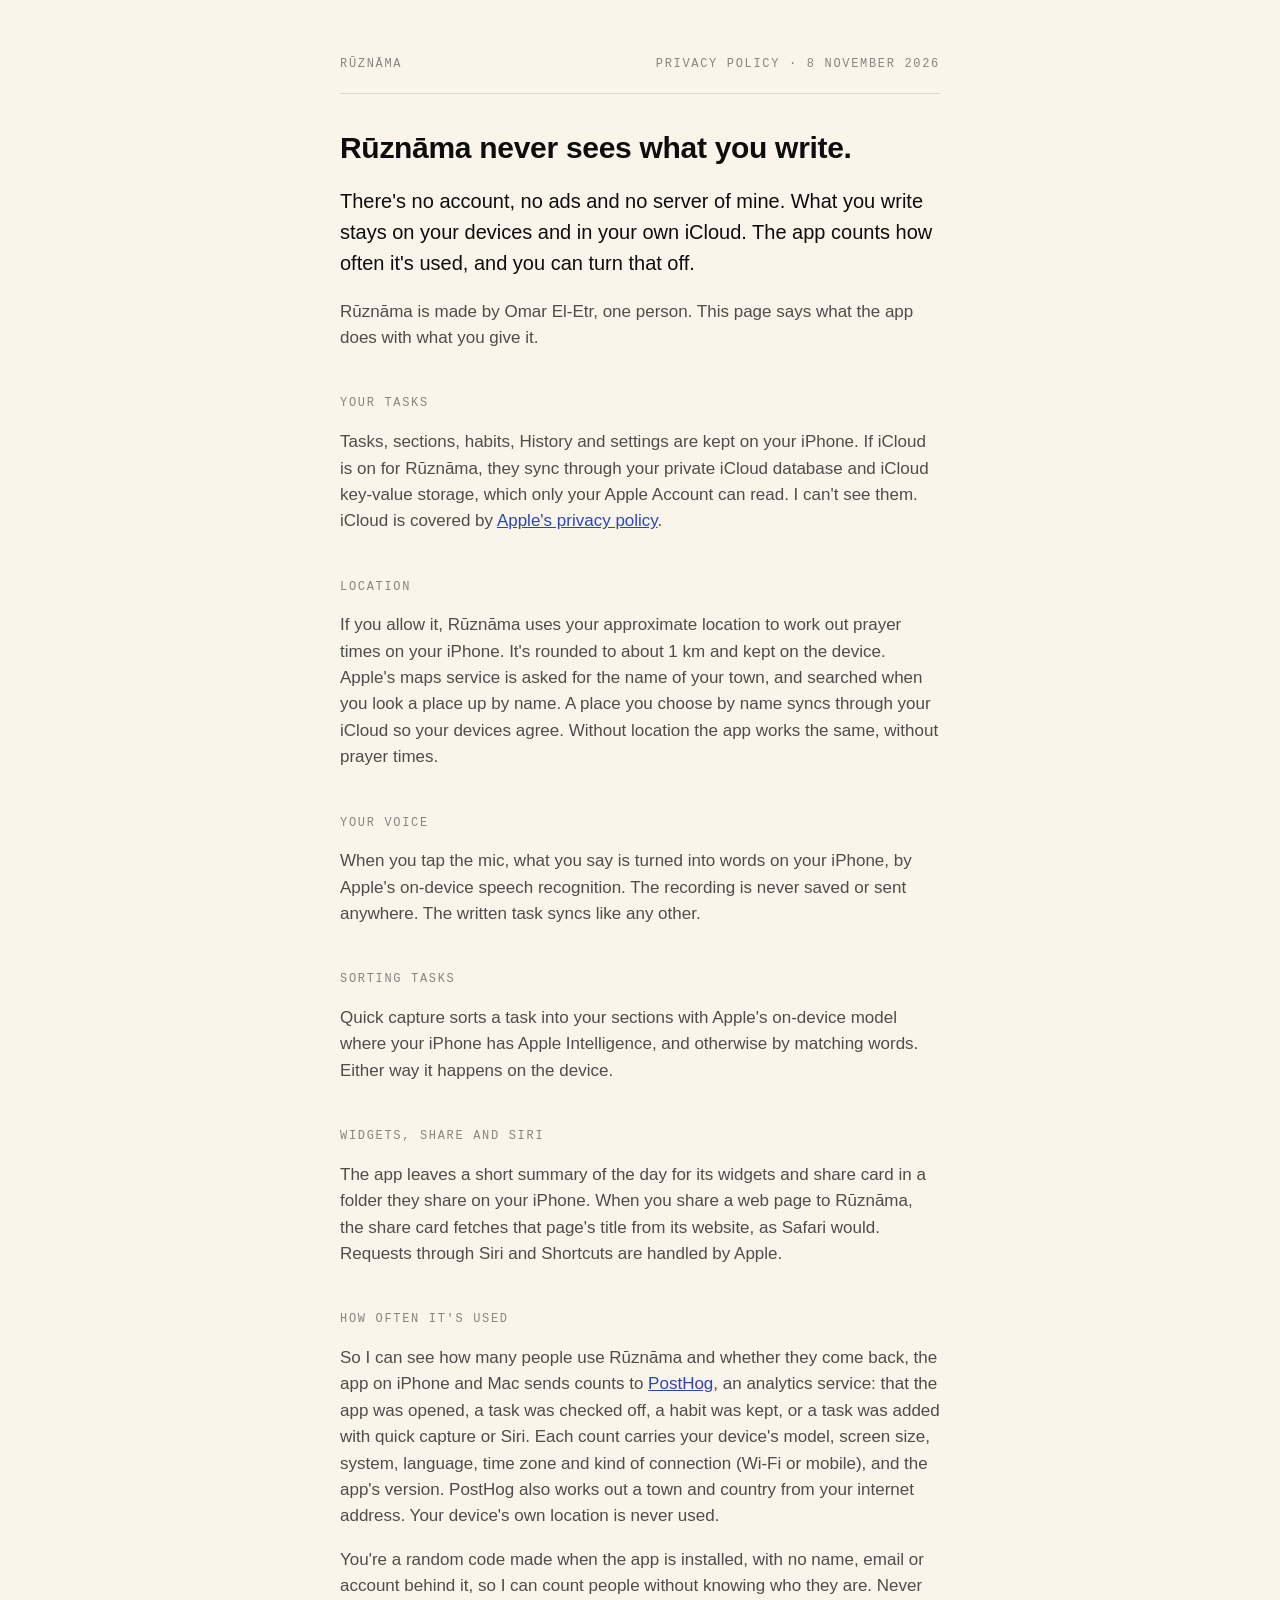
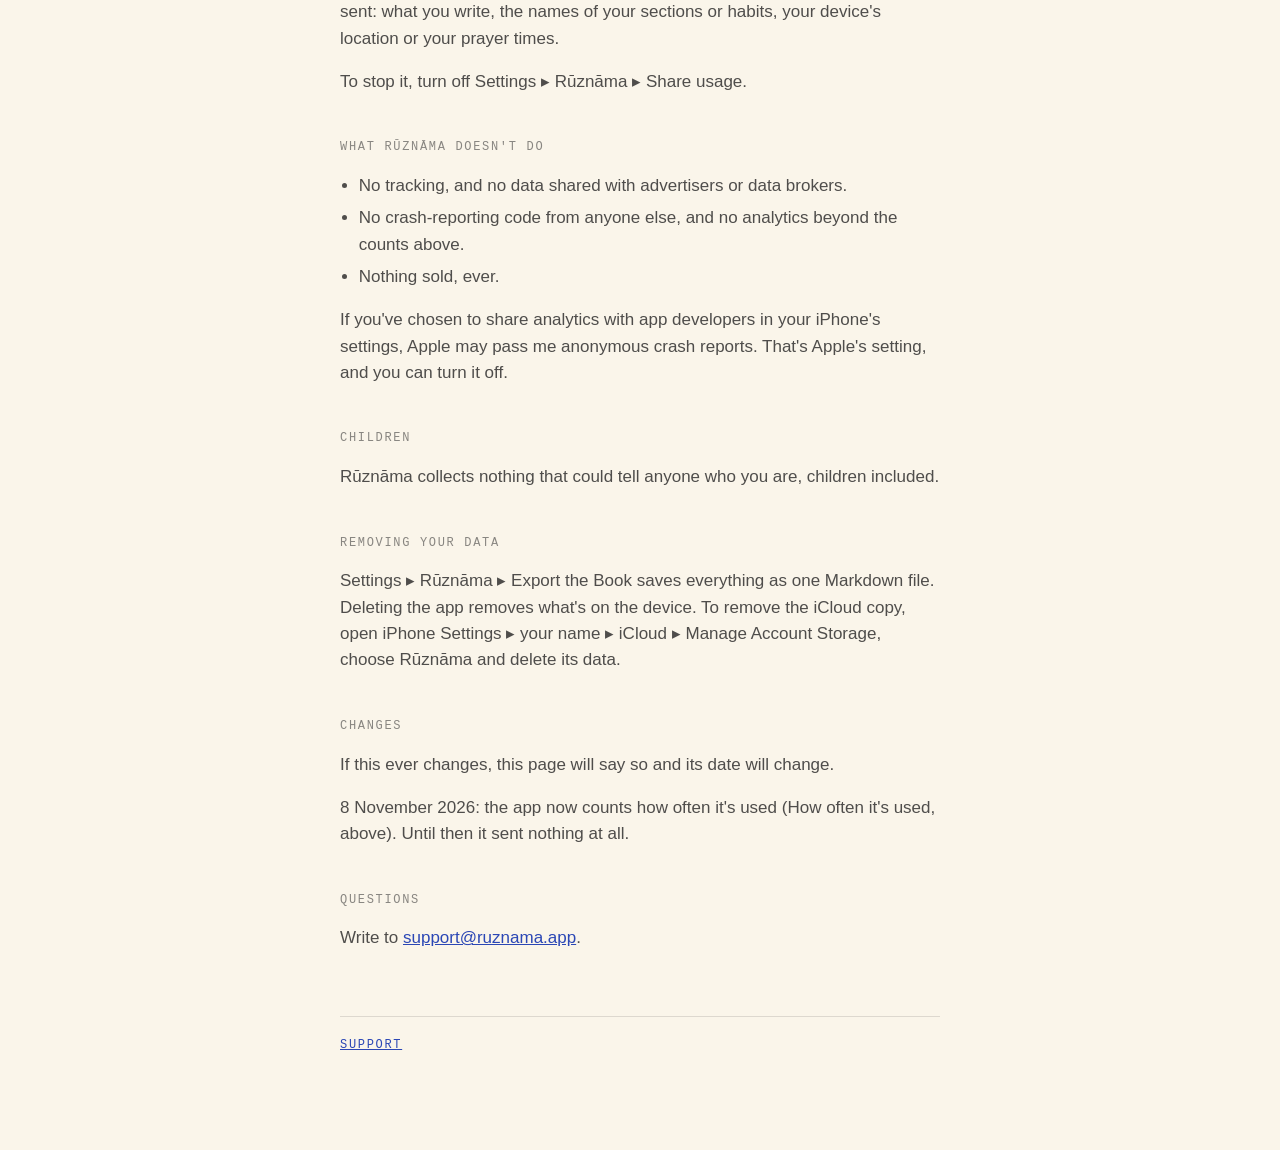
<file: privacy/index.html>
<!doctype html>
<html lang="en">
<head>
<meta charset="utf-8">
<meta name="viewport" content="width=device-width, initial-scale=1">
<title>Rūznāma Privacy</title>
<meta name="description" content="Rūznāma never sees what you write. Your tasks stay on your devices and in your own iCloud.">
<link rel="stylesheet" href="../style.css">
</head>
<body>
<main>
<header><a class="label" href="../">Rūznāma</a><span class="label">Privacy policy · 8 November 2026</span></header>

<h1>Rūznāma never sees what you write.</h1>
<p class="lede">There's no account, no ads and no server of mine. What you write stays on your devices and in your own iCloud. The app counts how often it's used, and you can turn that off.</p>
<p>Rūznāma is made by Omar El-Etr, one person. This page says what the app does with what you give it.</p>

<h2>Your tasks</h2>
<p>Tasks, sections, habits, History and settings are kept on your iPhone. If iCloud is on for Rūznāma, they sync through your private iCloud database and iCloud key-value storage, which only your Apple Account can read. I can't see them. iCloud is covered by <a href="https://www.apple.com/legal/privacy/">Apple's privacy policy</a>.</p>

<h2>Location</h2>
<p>If you allow it, Rūznāma uses your approximate location to work out prayer times on your iPhone. It's rounded to about 1 km and kept on the device. Apple's maps service is asked for the name of your town, and searched when you look a place up by name. A place you choose by name syncs through your iCloud so your devices agree. Without location the app works the same, without prayer times.</p>

<h2>Your voice</h2>
<p>When you tap the mic, what you say is turned into words on your iPhone, by Apple's on-device speech recognition. The recording is never saved or sent anywhere. The written task syncs like any other.</p>

<h2>Sorting tasks</h2>
<p>Quick capture sorts a task into your sections with Apple's on-device model where your iPhone has Apple Intelligence, and otherwise by matching words. Either way it happens on the device.</p>

<h2>Widgets, Share and Siri</h2>
<p>The app leaves a short summary of the day for its widgets and share card in a folder they share on your iPhone. When you share a web page to Rūznāma, the share card fetches that page's title from its website, as Safari would. Requests through Siri and Shortcuts are handled by Apple.</p>

<h2>How often it's used</h2>
<p>So I can see how many people use Rūznāma and whether they come back, the app on iPhone and Mac sends counts to <a href="https://posthog.com/privacy">PostHog</a>, an analytics service: that the app was opened, a task was checked off, a habit was kept, or a task was added with quick capture or Siri. Each count carries your device's model, screen size, system, language, time zone and kind of connection (Wi-Fi or mobile), and the app's version. PostHog also works out a town and country from your internet address. Your device's own location is never used.</p>
<p>You're a random code made when the app is installed, with no name, email or account behind it, so I can count people without knowing who they are. Never sent: what you write, the names of your sections or habits, your device's location or your prayer times.</p>
<p>To stop it, turn off Settings ▸ Rūznāma ▸ Share usage.</p>

<h2>What Rūznāma doesn't do</h2>
<ul>
<li>No tracking, and no data shared with advertisers or data brokers.</li>
<li>No crash-reporting code from anyone else, and no analytics beyond the counts above.</li>
<li>Nothing sold, ever.</li>
</ul>
<p>If you've chosen to share analytics with app developers in your iPhone's settings, Apple may pass me anonymous crash reports. That's Apple's setting, and you can turn it off.</p>

<h2>Children</h2>
<p>Rūznāma collects nothing that could tell anyone who you are, children included.</p>

<h2>Removing your data</h2>
<p>Settings ▸ Rūznāma ▸ Export the Book saves everything as one Markdown file. Deleting the app removes what's on the device. To remove the iCloud copy, open iPhone Settings ▸ your name ▸ iCloud ▸ Manage Account Storage, choose Rūznāma and delete its data.</p>

<h2>Changes</h2>
<p>If this ever changes, this page will say so and its date will change.</p>
<p>8 November 2026: the app now counts how often it's used (How often it's used, above). Until then it sent nothing at all.</p>

<h2>Questions</h2>
<p>Write to <a href="mailto:support@ruznama.app">support@ruznama.app</a>.</p>

<footer class="label"><a href="../">Support</a></footer>
</main>
</body>
</html>
</file>
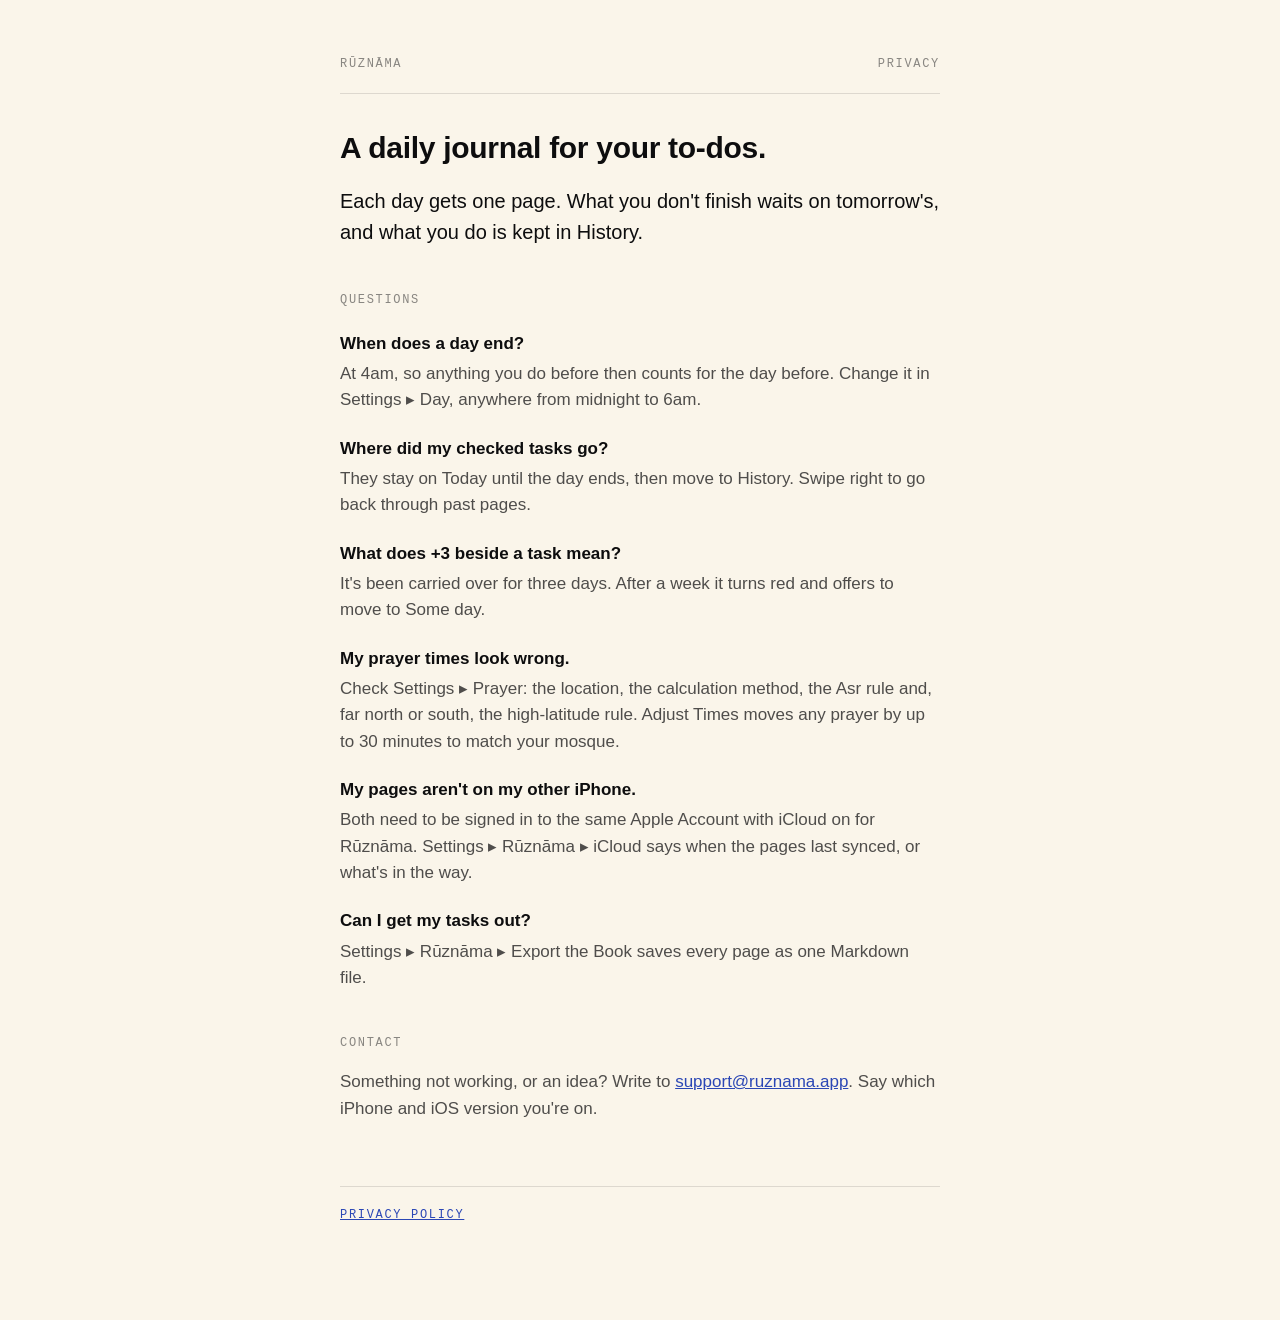
<file: support/index.html>
<!doctype html>
<html lang="en">
<head>
<meta charset="utf-8">
<meta name="viewport" content="width=device-width, initial-scale=1">
<title>Rūznāma Support</title>
<meta name="description" content="Help for Rūznāma, a daily journal for your to-dos.">
<link rel="stylesheet" href="../style.css">
</head>
<body>
<main>
<header><a class="label" href="../">Rūznāma</a><a class="label" href="../privacy/">Privacy</a></header>

<h1>A daily journal for your to-dos.</h1>
<p class="lede">Each day gets one page. What you don't finish waits on tomorrow's, and what you do is kept in History.</p>

<h2>Questions</h2>
<p class="q">When does a day end?</p>
<p>At 4am, so anything you do before then counts for the day before. Change it in Settings ▸ Day, anywhere from midnight to 6am.</p>

<p class="q">Where did my checked tasks go?</p>
<p>They stay on Today until the day ends, then move to History. Swipe right to go back through past pages.</p>

<p class="q">What does +3 beside a task mean?</p>
<p>It's been carried over for three days. After a week it turns red and offers to move to Some day.</p>

<p class="q">My prayer times look wrong.</p>
<p>Check Settings ▸ Prayer: the location, the calculation method, the Asr rule and, far north or south, the high-latitude rule. Adjust Times moves any prayer by up to 30 minutes to match your mosque.</p>

<p class="q">My pages aren't on my other iPhone.</p>
<p>Both need to be signed in to the same Apple Account with iCloud on for Rūznāma. Settings ▸ Rūznāma ▸ iCloud says when the pages last synced, or what's in the way.</p>

<p class="q">Can I get my tasks out?</p>
<p>Settings ▸ Rūznāma ▸ Export the Book saves every page as one Markdown file.</p>

<h2>Contact</h2>
<p>Something not working, or an idea? Write to <a href="mailto:support@ruznama.app">support@ruznama.app</a>. Say which iPhone and iOS version you're on.</p>

<footer class="label"><a href="../privacy/">Privacy policy</a></footer>
</main>
</body>
</html>
</file>
<file: style.css>
:root {
  --paper: #FAF5EA; --ink: #0D0D0E; --ink-2: rgba(13,13,14,.72); --ink-3: rgba(13,13,14,.48);
  --rule: rgba(13,13,14,.12); --lapis: #2B47B5;
}
@media (prefers-color-scheme: dark) {
  :root { --paper: #0D0D0E; --ink: #FAF5EA; --ink-2: rgba(250,245,234,.74); --ink-3: rgba(250,245,234,.5);
          --rule: rgba(250,245,234,.14); --lapis: #8FA3FF; }
}
* { box-sizing: border-box; }
html { background: var(--paper); }
body { margin: 0; background: var(--paper); color: var(--ink);
  font: 17px/1.55 "Avenir Next", Avenir, -apple-system, BlinkMacSystemFont, "Segoe UI", sans-serif;
  -webkit-font-smoothing: antialiased; }
main { max-width: 640px; margin: 0 auto; padding: 56px 20px 96px; }
.label { font: 500 12px/1.4 ui-monospace, "SF Mono", Menlo, monospace; letter-spacing: .14em;
  text-transform: uppercase; color: var(--ink-3); }
header { display: flex; justify-content: space-between; align-items: baseline; gap: 16px;
  padding-bottom: 20px; border-bottom: 1px solid var(--rule); margin-bottom: 36px; flex-wrap: wrap; }
header a { color: inherit; text-decoration: none; }
h1 { font-weight: 600; font-size: 30px; line-height: 1.2; margin: 0 0 8px; letter-spacing: -.01em; }
h2 { font: 500 12px/1.4 ui-monospace, "SF Mono", Menlo, monospace; letter-spacing: .14em; text-transform: uppercase;
  color: var(--ink-3); margin: 44px 0 12px; }
p, li { color: var(--ink-2); }
strong { color: var(--ink); font-weight: 600; }
ul { padding-left: 1.1em; } li { margin: 6px 0; }
a { color: var(--lapis); }
.lede { font-size: 20px; color: var(--ink); }
.q { margin: 22px 0 0; color: var(--ink); font-weight: 600; }
.q + p { margin-top: 4px; }
footer { margin-top: 64px; padding-top: 20px; border-top: 1px solid var(--rule); }
</file>
